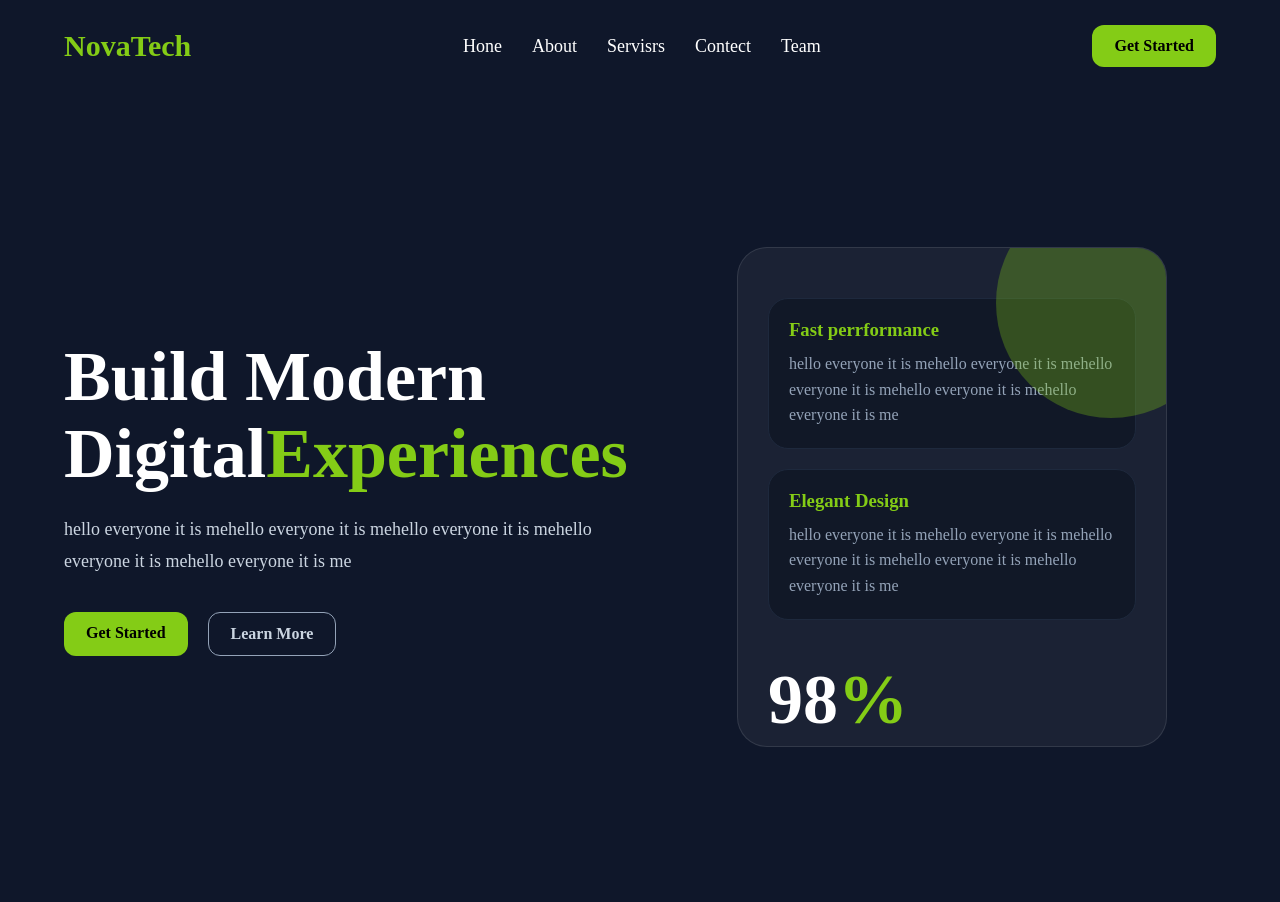
<file: index.html>
<!doctype html>
<html lang="en">
  <head>
    <meta charset="UTF-8" />
    <meta name="viewport" content="width=device-width, initial-scale=1.0" />
    <title>Document</title>
    <link rel="stylesheet" href="style.css" />
  </head>
  <body>
    <div class="contener">
      <header>
        <div class="logo">NovaTech</div>
        <nav>
          <ul class="nav-links">
            <li><a href="#"> Hone</a></li>
            <li><a href="#"> About</a></li>
            <li><a href="#"> Servisrs</a></li>
            <li><a href="#"> Contect</a></li>
            <li><a href="#"> Team</a></li>
          </ul>
        </nav>
        <a href="#" class="nav-btn"> Get Started </a>
      </header>

      <section class="hero">
        <div class="hero-text">
          <h1>Build Modern Digital<span>Experiences</span></h1>
          <p>
            hello everyone it is mehello everyone it is mehello everyone it is
            mehello everyone it is mehello everyone it is me
          </p>

          <div class="hero-btn">
            <a href="#" class="btn-primary"> Get Started </a>
            <a href="#" class="btn-secondary">Learn More </a>
          </div>
        </div>
        <div class="hero-card"> 
          <div class="card">

            <div class="circle"></div>

            <div class="min-card"> 

              <h3> Fast perrformance</h3>
              <p>  hello everyone it is mehello everyone it is mehello everyone it is
            mehello everyone it is mehello everyone it is me</p>
            </div>

             <div class="min-card"> 

              <h3>
                Elegant Design

              </h3>
              <p>  hello everyone it is mehello everyone it is mehello everyone it is
            mehello everyone it is mehello everyone it is me</p>
            </div>

            <div class="percentage">
              98<span>%</span>
            </div>
          </div>


        </div>
      </section>
    </div>
  </body>
</html>
</file>
<file: style.css>
*{
    margin: 0;
    padding: 0%;
    box-sizing: border-box;
}

body{
    background-color: #0f172a;
    color: #ffff
    ;
    overflow-x: hidden;
}

.contener{
   width: 90%;
   max-width: 1200px;
   margin: auto;

}

header{
    display: flex;
    justify-content: space-between;
    align-items: center;
    padding: 25px 0px;

}

.logo{
    font-size: 30px;
    font-weight: bold;
    color: #84cc16;

}

.nav-links{
    display: flex;
    gap: 30px;
    list-style: none;
}

.nav-links li a{
    text-decoration: none;
    color: #ffff;
    font-size: 18px;
    transition: 0.3s;

}

.nav-links li a:hover{
    color: #84cc16;

}

.nav-btn{
    background-color: #84cc16;
    color: black
    ;
    padding: 12px 22px;
    border: none;
    border-radius: 12px;
    text-decoration: none;
    font-weight: bold;
    transition: 0.3s;



}

.nav-btn:hover{
    background-color: #65a30d;
    transform: translateY(-3px);
}

/* helo section style */

.hero{
    display: flex;
    min-height: 90vh;
    align-items: center;
    justify-content: space-between;
    gap: 60px;



}

.hero-text{
    flex:1;

}

.hero-text h1 {
    font-size: 70px;
    line-height: 1.1;
    margin-bottom: 21px;

}

.hero-text h1 span{
    color: #84cc16;

}

.hero-text p{
    font-size: 18px;
    margin-bottom: 35px;
    color: #cbd5e1;
    max-width: 550px;
    line-height: 1.8;

}

.hero-btn{
    display: flex;
    gap: 20px;

}

.btn-primary{
    background-color: #84cc16;
    color: black;
    padding: 12px 22px;
    border: none;
    border-radius: 12px;
    text-decoration: none;
    font-weight: bold;
    transition: 0.3s;

}

.btn-primary:hover{
    background-color: #65a30d;
    transform: translateY(-3px);
    
}

.btn-secondary{

        
    color:#cbd5e1;
    padding: 12px 22px;
    border: 1px solid  #94a3b8;
    border-radius: 12px;
    text-decoration: none;
    font-weight: bold;
    transition: 0.3s;


}

.btn-secondary:hover{
    background-color: #65a30d;
    transform: translateY(-3px);
}

.hero-card{
    display: flex;
    flex: 1;
    justify-content: center;


}

.card{
    width: 430px;
    height: 500px;
    background-color: rgba(255, 255, 255, 0.05);
    border: 1px solid rgba(255, 255, 255, 0.1);
    border-radius: 30px;
    padding: 30px;
    overflow: hidden;
    position: relative;

}

.circle{
    position: absolute;
    width: 230px;
    height: 230px;
    border-radius: 50%;
    background-color: #84cc16;
    top: -60px;
    right: -60px;
    opacity: 0.3;
}

.min-card{
    background-color: #111827;
    border-radius: 20px;
    padding: 20px;
    margin-top: 20px;
    border: 1px solid #1e293d;

}

.min-card h3{
    color: #84cc16;
    margin-bottom: 10px;

}

.min-card p{
    color: #94a3b8;
    line-height: 1.6;

}

.percentage{

    font-size: 70px;
    font-weight: bold;
    margin-top: 40px;

}

.percentage span{
    color: #84cc16;
}

@media ( max-width:768px) {
    .hero{
        flex-direction: column;
        text-align: center;

    }
    .hero-btn{
        justify-content: center;

    }

    .nav-links{
        display: none;

    }

    .hero-text h1{
        font-size: 40px;
        margin-top: 40px;

    }
    
}
</file>
